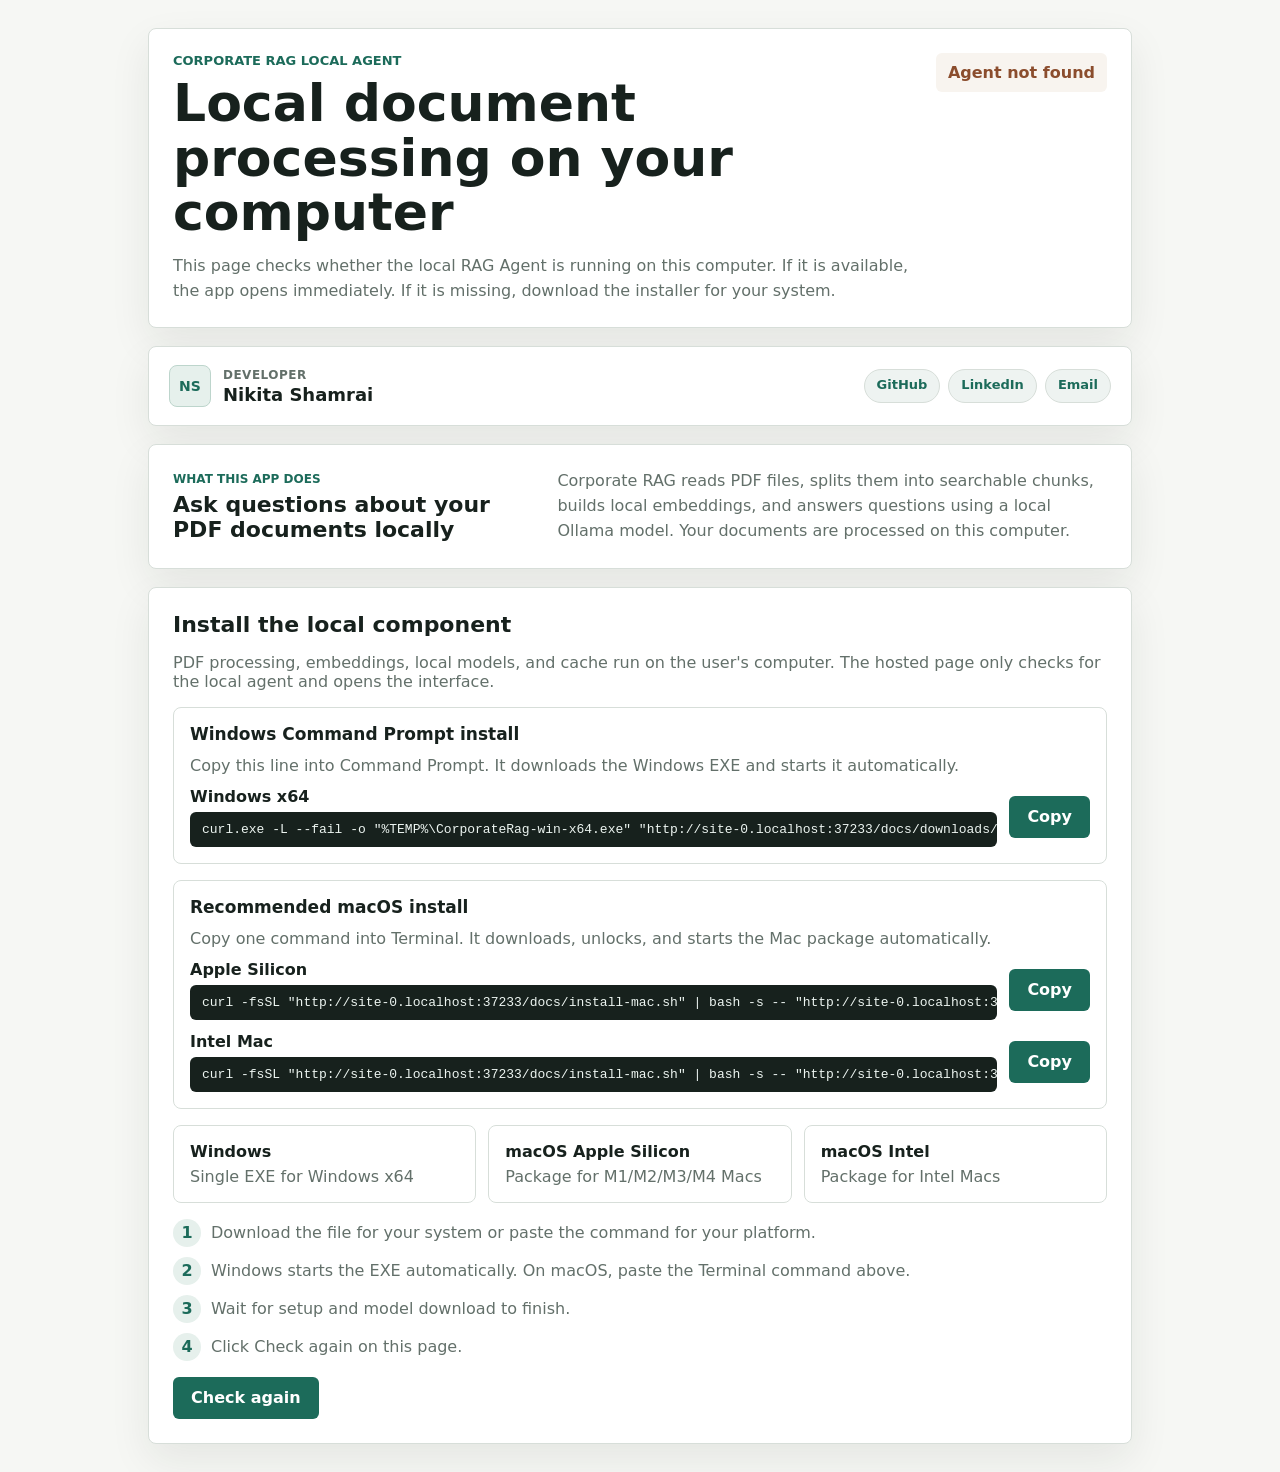
<file: docs/index.html>
<!doctype html>
<html lang="en">
<head>
  <meta charset="utf-8">
  <meta name="viewport" content="width=device-width, initial-scale=1">
  <title>Corporate RAG Setup</title>
  <link rel="stylesheet" href="./styles.css">
</head>
<body>
  <main class="setup">
    <section class="hero">
      <div>
        <p class="eyebrow">Corporate RAG Local Agent</p>
        <h1>Local document processing on your computer</h1>
        <p class="lead">
          This page checks whether the local RAG Agent is running on this computer.
          If it is available, the app opens immediately. If it is missing, download the installer for your system.
        </p>
      </div>
      <div id="statusBadge" class="status checking">Checking local agent...</div>
    </section>

    <section class="developer-card" aria-labelledby="developerTitle">
      <div class="developer-main">
        <div class="developer-avatar" aria-hidden="true">NS</div>
        <div>
          <p class="developer-kicker" id="developerTitle">Developer</p>
          <h2>Nikita Shamrai</h2>
        </div>
      </div>
      <div class="developer-links" aria-label="Developer contacts">
        <a href="https://github.com/getdeathdone" target="_blank" rel="noopener noreferrer">GitHub</a>
        <a href="https://www.linkedin.com/in/jolynike/" target="_blank" rel="noopener noreferrer">LinkedIn</a>
        <a href="mailto:jolynike@gmail.com">Email</a>
      </div>
    </section>

    <section class="about-card" aria-labelledby="aboutTitle">
      <div>
        <p class="about-kicker">What this app does</p>
        <h2 id="aboutTitle">Ask questions about your PDF documents locally</h2>
      </div>
      <p>
        Corporate RAG reads PDF files, splits them into searchable chunks, builds local embeddings,
        and answers questions using a local Ollama model. Your documents are processed on this computer.
      </p>
    </section>

    <section id="readyPanel" class="panel hidden">
      <h2>Agent is running</h2>
      <p>The local service is available. You can open the application.</p>
      <a class="button" href="http://localhost:5000/">Open Corporate RAG</a>
    </section>

    <section id="installPanel" class="panel hidden">
      <h2>Install the local component</h2>
      <p>
        PDF processing, embeddings, local models, and cache run on the user's computer.
        The hosted page only checks for the local agent and opens the interface.
      </p>

      <div id="windowsCommandInstall" class="terminal-install">
        <h3>Windows Command Prompt install</h3>
        <p>Copy this line into Command Prompt. It downloads the Windows EXE and starts it automatically.</p>
        <div class="command-row">
          <div>
            <strong>Windows x64</strong>
            <code id="windowsCommand">curl.exe -L --fail -o "%TEMP%\CorporateRag-win-x64.exe" "https://getdeathdone.github.io/CorporateRAG/downloads/CorporateRag-win-x64.exe" && start "" "%TEMP%\CorporateRag-win-x64.exe"</code>
          </div>
          <button id="copyWindowsCommand" type="button">Copy</button>
        </div>
      </div>

      <div id="macTerminalInstall" class="terminal-install">
        <h3>Recommended macOS install</h3>
        <p>Copy one command into Terminal. It downloads, unlocks, and starts the Mac package automatically.</p>
        <div class="command-row">
          <div>
            <strong>Apple Silicon</strong>
            <code id="macArmCommand"></code>
          </div>
          <button id="copyMacArm" type="button">Copy</button>
        </div>
        <div class="command-row">
          <div>
            <strong>Intel Mac</strong>
            <code id="macIntelCommand"></code>
          </div>
          <button id="copyMacIntel" type="button">Copy</button>
        </div>
      </div>

      <div class="downloads">
        <a id="windowsDownload" class="download-card" href="./downloads/CorporateRag-win-x64.exe">
          <strong>Windows</strong>
          <span>Single EXE for Windows x64</span>
        </a>
        <a id="macArmDownload" class="download-card" href="./downloads/corporate-rag-osx-arm64.zip">
          <strong>macOS Apple Silicon</strong>
          <span>Package for M1/M2/M3/M4 Macs</span>
        </a>
        <a id="macIntelDownload" class="download-card" href="./downloads/corporate-rag-osx-x64.zip">
          <strong>macOS Intel</strong>
          <span>Package for Intel Macs</span>
        </a>
      </div>

      <div class="steps">
        <div><strong>1</strong><span>Download the file for your system or paste the command for your platform.</span></div>
        <div><strong>2</strong><span>Windows starts the EXE automatically. On macOS, paste the Terminal command above.</span></div>
        <div><strong>3</strong><span>Wait for setup and model download to finish.</span></div>
        <div><strong>4</strong><span>Click Check again on this page.</span></div>
      </div>

      <button id="checkAgain" type="button">Check again</button>
    </section>
  </main>

  <script src="./app.js"></script>
</body>
</html>
</file>
<file: docs/styles.css>
:root {
  --bg: #f6f7f4;
  --surface: #ffffff;
  --line: #d7ded9;
  --text: #17211d;
  --muted: #63706a;
  --accent: #1c6b5a;
  --warning: #8b4d2d;
  --shadow: 0 16px 40px rgba(23, 33, 29, 0.08);
}

* {
  box-sizing: border-box;
}

body {
  margin: 0;
  min-height: 100vh;
  background: var(--bg);
  color: var(--text);
  font-family: "Segoe UI", system-ui, -apple-system, BlinkMacSystemFont, sans-serif;
}

.hidden {
  display: none !important;
}

.setup {
  display: grid;
  gap: 18px;
  margin: 0 auto;
  max-width: 1040px;
  padding: 28px;
}

.hero,
.panel,
.about-card {
  background: var(--surface);
  border: 1px solid var(--line);
  border-radius: 8px;
  box-shadow: var(--shadow);
  padding: 24px;
}

.hero {
  align-items: flex-start;
  display: grid;
  gap: 20px;
  grid-template-columns: minmax(0, 1fr) auto;
}

.eyebrow {
  color: var(--accent);
  font-size: 13px;
  font-weight: 760;
  margin: 0 0 8px;
  text-transform: uppercase;
}

h1,
h2,
p {
  margin: 0;
}

h1 {
  font-size: clamp(30px, 5vw, 52px);
  letter-spacing: 0;
  line-height: 1.05;
  max-width: 820px;
}

h2 {
  font-size: 22px;
  letter-spacing: 0;
}

h3 {
  font-size: 17px;
  margin: 0;
}

.lead,
.panel p,
.download-card span,
.steps span {
  color: var(--muted);
}

.lead {
  line-height: 1.55;
  margin-top: 14px;
  max-width: 780px;
}

.status {
  border-radius: 6px;
  font-weight: 700;
  padding: 10px 12px;
  white-space: nowrap;
}

.status.checking {
  background: #f8f4ef;
  color: var(--warning);
}

.status.ready {
  background: #e6f0ec;
  color: var(--accent);
}

.status.missing {
  background: #f8f4ef;
  color: var(--warning);
}

.panel {
  display: grid;
  gap: 16px;
}

.button,
button {
  align-items: center;
  background: var(--accent);
  border: 0;
  border-radius: 6px;
  color: #fff;
  cursor: pointer;
  display: inline-flex;
  font: inherit;
  font-weight: 700;
  justify-content: center;
  min-height: 42px;
  padding: 0 18px;
  text-decoration: none;
  width: fit-content;
}

.downloads {
  display: grid;
  gap: 12px;
  grid-template-columns: repeat(3, minmax(0, 1fr));
}

.download-card {
  border: 1px solid var(--line);
  border-radius: 8px;
  color: var(--text);
  display: grid;
  gap: 6px;
  padding: 16px;
  text-decoration: none;
}

.download-card.recommended {
  border-color: var(--accent);
  outline: 2px solid rgba(28, 107, 90, 0.12);
}

.terminal-install {
  border: 1px solid var(--line);
  border-radius: 8px;
  display: grid;
  gap: 12px;
  padding: 16px;
}

.terminal-install p {
  color: var(--muted);
}

.command-row {
  align-items: center;
  display: grid;
  gap: 12px;
  grid-template-columns: minmax(0, 1fr) auto;
}

.command-row > div {
  display: grid;
  gap: 6px;
  min-width: 0;
}

.command-row code {
  background: #17211d;
  border-radius: 6px;
  color: #edf5f1;
  display: block;
  overflow-x: auto;
  padding: 10px 12px;
  white-space: nowrap;
}

.steps {
  display: grid;
  gap: 10px;
}

.steps div {
  align-items: center;
  display: grid;
  gap: 10px;
  grid-template-columns: 28px minmax(0, 1fr);
}

.steps strong {
  align-items: center;
  background: #e6f0ec;
  border-radius: 999px;
  color: var(--accent);
  display: inline-flex;
  height: 28px;
  justify-content: center;
  width: 28px;
}

.developer-card {
  align-items: center;
  background: var(--surface);
  border: 1px solid var(--line);
  border-radius: 8px;
  box-shadow: var(--shadow);
  display: flex;
  gap: 16px;
  justify-content: space-between;
  padding: 18px 20px;
}

.developer-main {
  align-items: center;
  display: flex;
  gap: 12px;
  min-width: 0;
}

.developer-avatar {
  align-items: center;
  background: #e6f0ec;
  border: 1px solid #bdd5cc;
  border-radius: 8px;
  color: var(--accent);
  display: flex;
  flex: 0 0 auto;
  font-size: 14px;
  font-weight: 800;
  height: 42px;
  justify-content: center;
  width: 42px;
}

.developer-kicker {
  color: var(--muted);
  font-size: 12px;
  font-weight: 800;
  letter-spacing: 0.04em;
  margin-bottom: 2px;
  text-transform: uppercase;
}

.developer-card h2 {
  font-size: 18px;
  overflow-wrap: anywhere;
}

.developer-links {
  display: flex;
  flex-wrap: wrap;
  gap: 8px;
  justify-content: flex-end;
}

.developer-links a {
  background: var(--surface-2, #eef3f1);
  border: 1px solid var(--line);
  border-radius: 999px;
  color: var(--accent);
  display: inline-flex;
  font-size: 13px;
  font-weight: 700;
  min-height: 34px;
  padding: 7px 12px;
  text-decoration: none;
}

.developer-links a:hover {
  background: #e6f0ec;
  border-color: var(--accent);
}

.about-card {
  align-items: center;
  display: grid;
  gap: 18px;
  grid-template-columns: minmax(260px, 0.8fr) minmax(0, 1.2fr);
}

.about-kicker {
  color: var(--accent);
  font-size: 12px;
  font-weight: 800;
  margin-bottom: 6px;
  text-transform: uppercase;
}

.about-card p:last-child {
  color: var(--muted);
  line-height: 1.55;
}

@media (max-width: 720px) {
  .setup {
    padding: 14px;
  }

  .hero,
  .about-card {
    grid-template-columns: 1fr;
  }

  .downloads {
    grid-template-columns: 1fr;
  }

  .developer-card {
    align-items: stretch;
    flex-direction: column;
  }

  .developer-links {
    justify-content: flex-start;
  }
}
</file>
